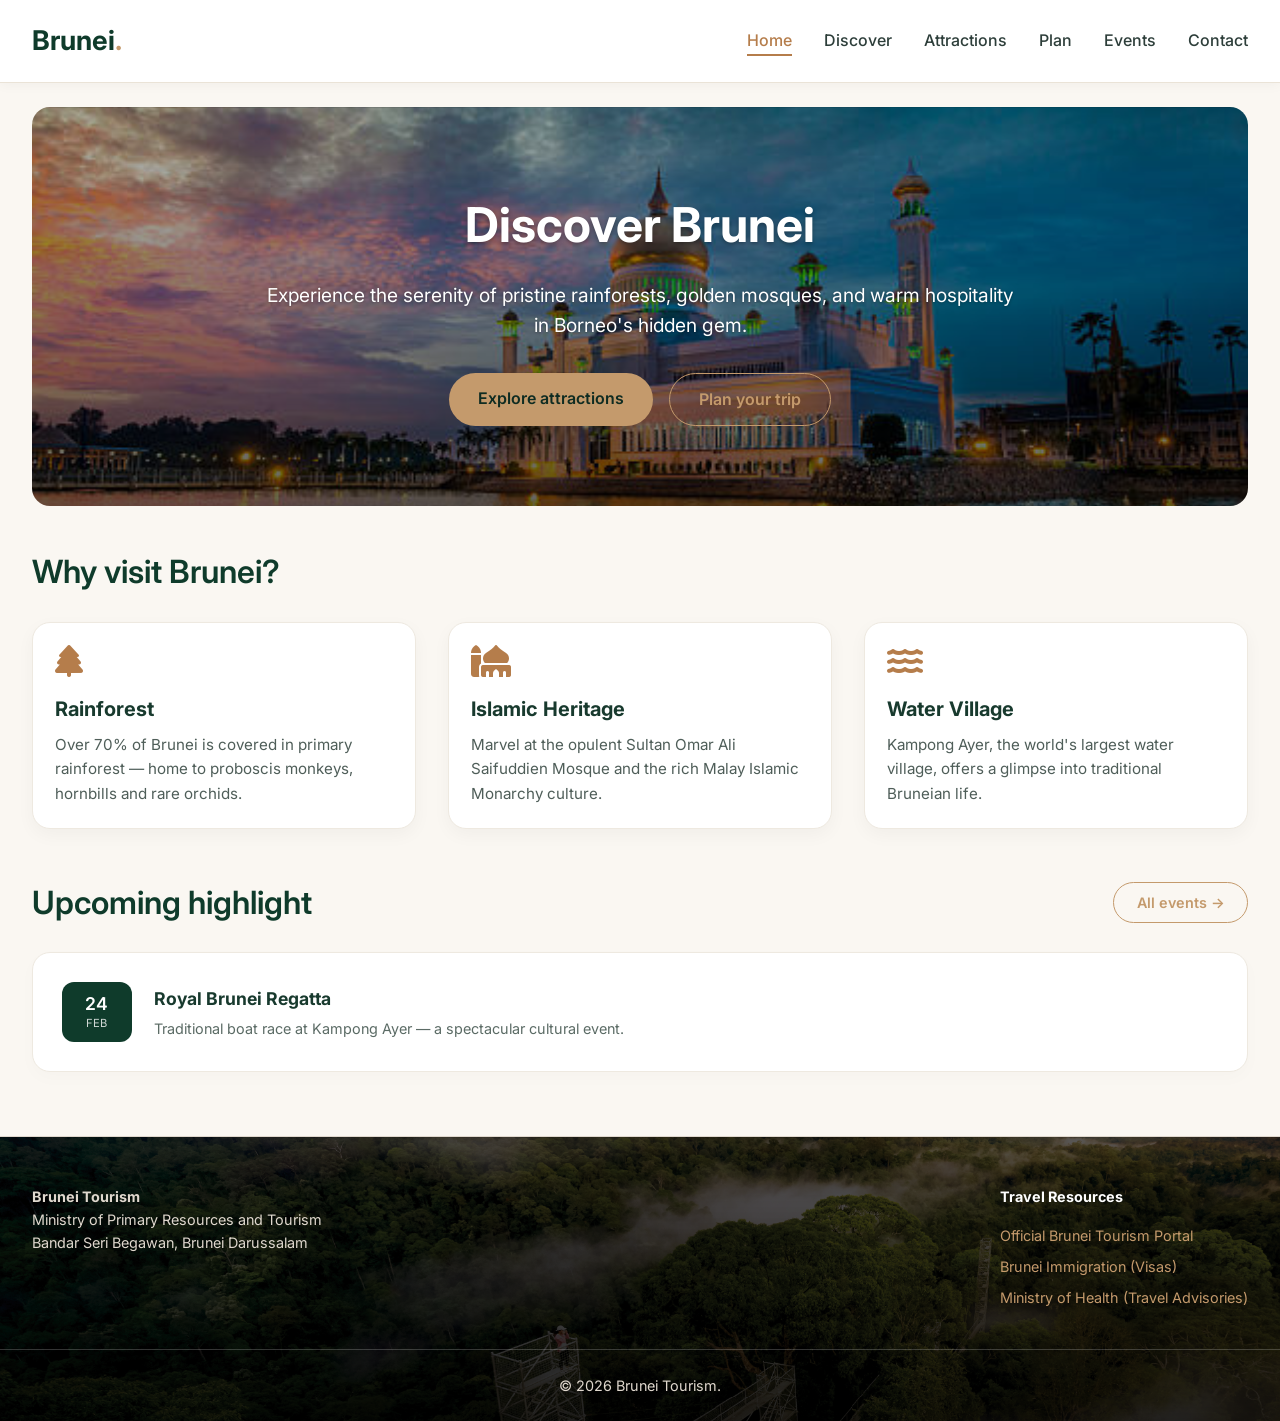
<file: index.html>
<!DOCTYPE html>
<html lang="en">
<head>
  <meta charset="UTF-8">
  <meta name="viewport" content="width=device-width, initial-scale=1.0">
  <title>Brunei Tourism · Abode of Peace</title>
  <!-- External Fonts and Icons -->
  <link rel="preconnect" href="https://fonts.googleapis.com">
  <link rel="preconnect" href="https://fonts.gstatic.com" crossorigin>
  <link href="https://fonts.googleapis.com/css2?family=Inter:opsz,wght@14..32,300..700&display=swap" rel="stylesheet">
  <link rel="stylesheet" href="https://cdnjs.cloudflare.com/ajax/libs/font-awesome/6.0.0-beta3/css/all.min.css">
  <!-- Main CSS -->
  <link rel="stylesheet" href="style.css">
</head>
<body>

  <!-- NAVIGATION -->
  <nav class="navbar">
    <div class="logo"><a href="index.html">Brunei<span>.</span></a></div>
    <!-- Hamburger button for mobile (Feature 1) -->
    <button class="hamburger" aria-label="Toggle navigation menu">
      <i class="fas fa-bars"></i>
    </button>
    <ul class="nav-links">
      <li><a href="index.html" class="nav-link active">Home</a></li>
      <li><a href="discover.html" class="nav-link">Discover</a></li>
      <li><a href="attractions.html" class="nav-link">Attractions</a></li>
      <li><a href="plan.html" class="nav-link">Plan</a></li>
      <li><a href="events.html" class="nav-link">Events</a></li>
      <li><a href="contact.html" class="nav-link">Contact</a></li>
    </ul>
  </nav>

  <!-- MAIN CONTENT -->
  <div class="container">
    <!-- Intro Banner with uploaded mosque image -->
    <section class="intro-banner">
      <h1>Discover Brunei</h1>
      <p>Experience the serenity of pristine rainforests, golden mosques, and warm hospitality in Borneo's hidden gem.</p>
      <div class="banner-actions">
        <a href="attractions.html" class="btn">Explore attractions</a>
        <a href="plan.html" class="btn btn-outline">Plan your trip</a>
      </div>
    </section>

    <!-- Overview Section -->
    <h2 class="section-title">Why visit Brunei?</h2>
    <div class="card-grid">
      <div class="card">
        <i class="fas fa-tree"></i>
        <h3>Rainforest</h3>
        <p>Over 70% of Brunei is covered in primary rainforest — home to proboscis monkeys, hornbills and rare orchids.</p>
      </div>
      <div class="card">
        <i class="fas fa-mosque"></i>
        <h3>Islamic Heritage</h3>
        <p>Marvel at the opulent Sultan Omar Ali Saifuddien Mosque and the rich Malay Islamic Monarchy culture.</p>
      </div>
      <div class="card">
        <i class="fas fa-water"></i>
        <h3>Water Village</h3>
        <p>Kampong Ayer, the world's largest water village, offers a glimpse into traditional Bruneian life.</p>
      </div>
    </div>

    <!-- Quick Highlight -->
    <div class="flex-between mt-3">
      <h2 class="section-title no-margin">Upcoming highlight</h2>
      <a href="events.html" class="btn btn-outline btn-sm">All events &rarr;</a>
    </div>
    <div class="info-box no-margin-top">
      <div class="event-item">
        <div class="event-date">24<span>FEB</span></div>
        <div class="event-details">
          <h4>Royal Brunei Regatta</h4>
          <p>Traditional boat race at Kampong Ayer — a spectacular cultural event.</p>
        </div>
      </div>
    </div>
  </div>

  <!-- FOOTER (With 3 External Links as requested) -->
  <footer class="footer">
    <div class="container footer-content">
      <div class="footer-info">
        <h4>Brunei Tourism</h4>
        <p>Ministry of Primary Resources and Tourism</p>
        <p>Bandar Seri Begawan, Brunei Darussalam</p>
      </div>
      <div class="footer-links">
        <h4>Travel Resources</h4>
        <ul>
          <!-- EXTERNAL LINKS 1, 2, and 3 -->
          <li><a href="https://www.bruneitourism.com/" target="_blank" rel="noopener">Official Brunei Tourism Portal</a></li>
          <li><a href="https://www.immigration.gov.bn/" target="_blank" rel="noopener">Brunei Immigration (Visas)</a></li>
          <li><a href="https://www.moh.gov.bn/" target="_blank" rel="noopener">Ministry of Health (Travel Advisories)</a></li>
        </ul>
      </div>
    </div>
    <div class="footer-bottom">
      <p>&copy; 2026 Brunei Tourism.</p>
    </div>
  </footer>

  <!-- Main JS -->
  <script src="script.js"></script>
</body>
</html>
</file>
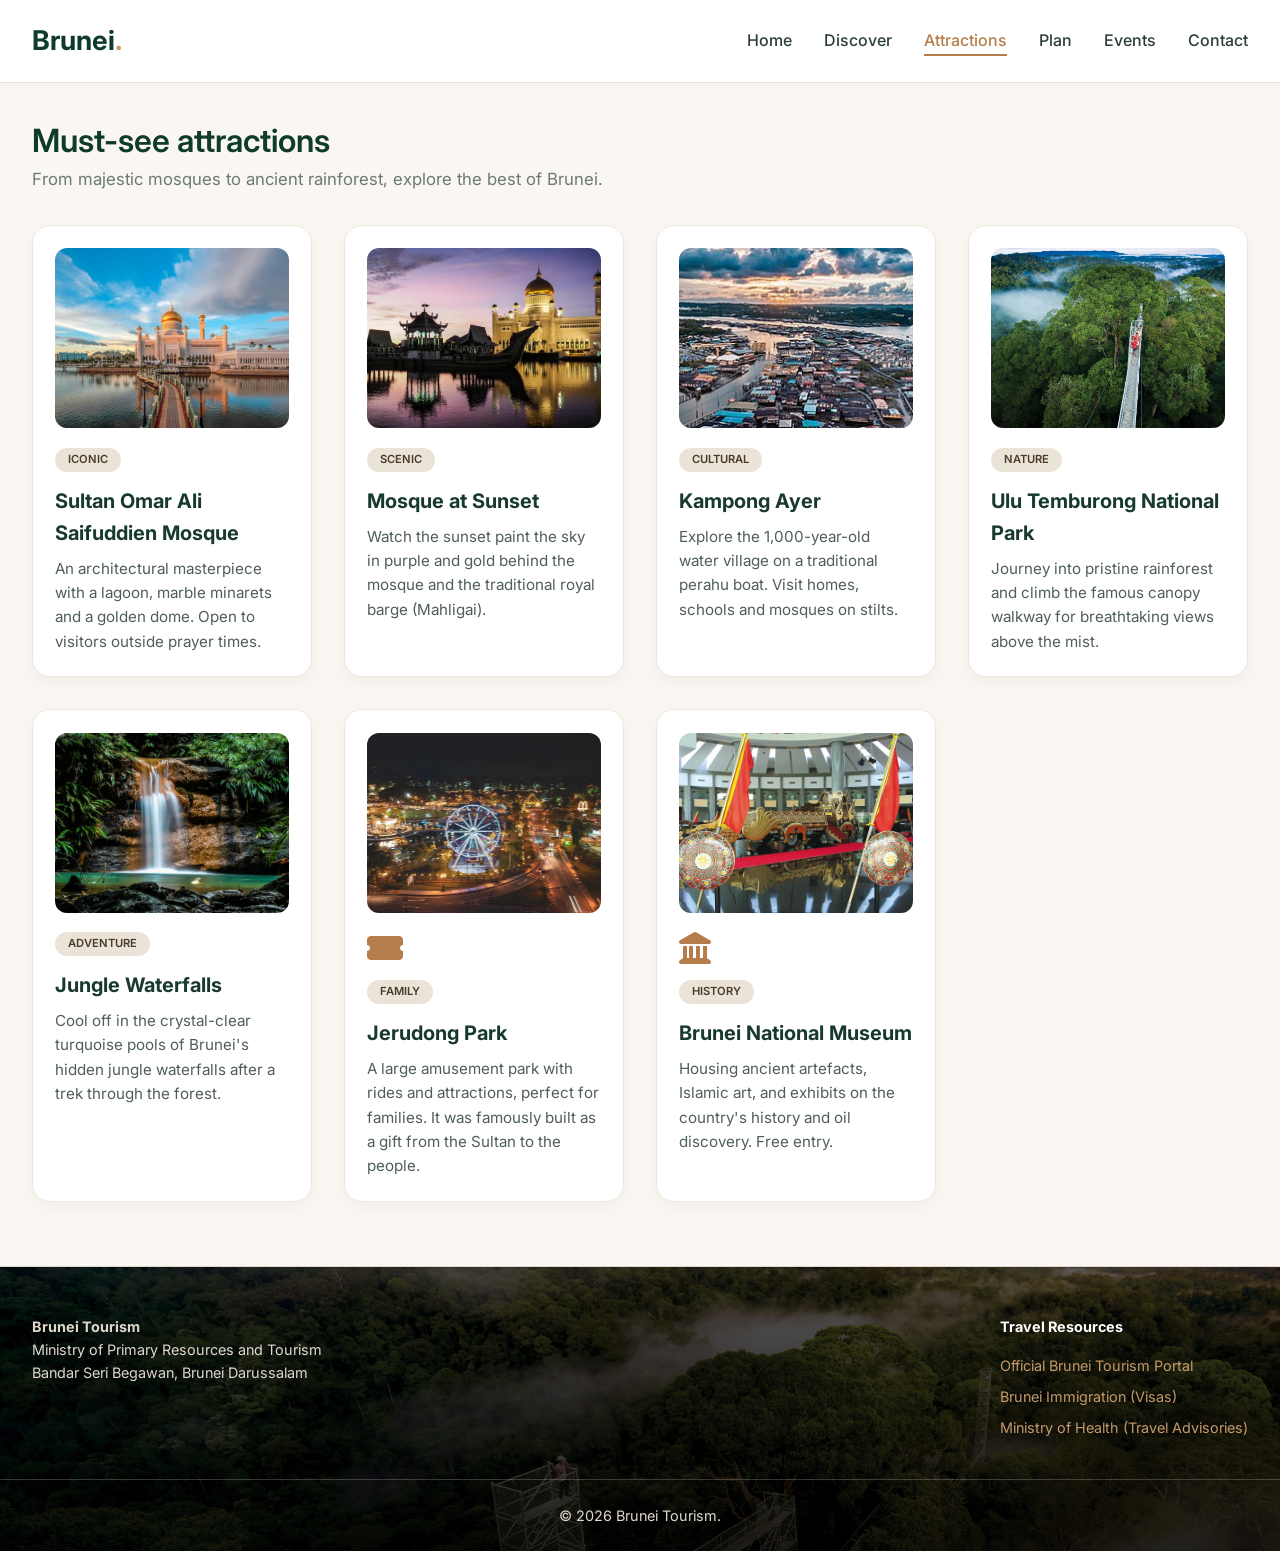
<file: attractions.html>
<!DOCTYPE html>
<html lang="en">
<head>
  <meta charset="UTF-8">
  <meta name="viewport" content="width=device-width, initial-scale=1.0">
  <title>Attractions · Brunei Tourism</title>
  <link rel="preconnect" href="https://fonts.googleapis.com">
  <link rel="preconnect" href="https://fonts.gstatic.com" crossorigin>
  <link href="https://fonts.googleapis.com/css2?family=Inter:opsz,wght@14..32,300..700&display=swap" rel="stylesheet">
  <link rel="stylesheet" href="https://cdnjs.cloudflare.com/ajax/libs/font-awesome/6.0.0-beta3/css/all.min.css">
  <link rel="stylesheet" href="style.css">
</head>
<body>

  <nav class="navbar">
    <div class="logo"><a href="index.html">Brunei<span>.</span></a></div>
    <button class="hamburger" aria-label="Toggle navigation menu"><i class="fas fa-bars"></i></button>
    <ul class="nav-links">
      <li><a href="index.html" class="nav-link">Home</a></li>
      <li><a href="discover.html" class="nav-link">Discover</a></li>
      <li><a href="attractions.html" class="nav-link active">Attractions</a></li>
      <li><a href="plan.html" class="nav-link">Plan</a></li>
      <li><a href="events.html" class="nav-link">Events</a></li>
      <li><a href="contact.html" class="nav-link">Contact</a></li>
    </ul>
  </nav>

  <div class="container">
    <section class="page-intro">
      <h1 class="section-title no-margin">Must-see attractions</h1>
      <p class="text-muted">From majestic mosques to ancient rainforest, explore the best of Brunei.</p>
    </section>

    <div class="card-grid">
      <!-- 1. Daytime Mosque -->
      <div class="card">
        <img src="mosque-day.jpg" alt="Sultan Omar Ali Saifuddien Mosque in the daytime" class="card-img">
        <div class="badge">Iconic</div>
        <h3>Sultan Omar Ali Saifuddien Mosque</h3>
        <p>An architectural masterpiece with a lagoon, marble minarets and a golden dome. Open to visitors outside prayer times.</p>
      </div>

      <!-- 2. Sunset Mosque -->
      <div class="card">
        <img src="mosque-sunset.webp" alt="Sunset view of the mosque and royal barge" class="card-img">
        <div class="badge">Scenic</div>
        <h3>Mosque at Sunset</h3>
        <p>Watch the sunset paint the sky in purple and gold behind the mosque and the traditional royal barge (Mahligai).</p>
      </div>

      <!-- 3. Water Village -->
      <div class="card">
        <img src="water-village.jpg" alt="Aerial view of Kampong Ayer water village" class="card-img">
        <div class="badge">Cultural</div>
        <h3>Kampong Ayer</h3>
        <p>Explore the 1,000-year-old water village on a traditional perahu boat. Visit homes, schools and mosques on stilts.</p>
      </div>

      <!-- 4. Canopy Walk -->
      <div class="card">
        <img src="canopy-walk.webp" alt="Canopy walkway in Ulu Temburong rainforest" class="card-img">
        <div class="badge">Nature</div>
        <h3>Ulu Temburong National Park</h3>
        <p>Journey into pristine rainforest and climb the famous canopy walkway for breathtaking views above the mist.</p>
      </div>

      <!-- 5. Waterfall -->
      <div class="card">
        <img src="waterfall.jpg" alt="Beautiful jungle waterfall in Brunei" class="card-img">
        <div class="badge">Adventure</div>
        <h3>Jungle Waterfalls</h3>
        <p>Cool off in the crystal-clear turquoise pools of Brunei's hidden jungle waterfalls after a trek through the forest.</p>
      </div>

      <!-- 6. Jerudong Park -->
      <div class="card">
        <img src="jp-playground.jpg" alt="A family fun playground." class="card-img">
        <i class="fas fa-ticket-alt"></i>
        <div class="badge">Family</div>
        <h3>Jerudong Park</h3>
        <p>A large amusement park with rides and attractions, perfect for families. It was famously built as a gift from the Sultan to the people.</p>
      </div>

      <!-- 7. National Museum -->
      <div class="card">
        <img src="brunei-museum.jpg" alt="Historical educational visit." class="card-img">
        <i class="fas fa-landmark"></i>
        <div class="badge">History</div>
        <h3>Brunei National Museum</h3>
        <p>Housing ancient artefacts, Islamic art, and exhibits on the country's history and oil discovery. Free entry.</p>
      </div>
    </div>
  </div>

  <footer class="footer">
    <div class="container footer-content">
      <div class="footer-info">
        <h4>Brunei Tourism</h4>
        <p>Ministry of Primary Resources and Tourism</p>
        <p>Bandar Seri Begawan, Brunei Darussalam</p>
      </div>
      <div class="footer-links">
        <h4>Travel Resources</h4>
        <ul>
          <li><a href="https://www.bruneitourism.com/" target="_blank" rel="noopener">Official Brunei Tourism Portal</a></li>
          <li><a href="https://www.immigration.gov.bn/" target="_blank" rel="noopener">Brunei Immigration (Visas)</a></li>
          <li><a href="https://www.moh.gov.bn/" target="_blank" rel="noopener">Ministry of Health (Travel Advisories)</a></li>
        </ul>
      </div>
    </div>
    <div class="footer-bottom">
      <p>&copy; 2026 Brunei Tourism.</p>
    </div>
  </footer>

  <script src="script.js"></script>
</body>
</html>
</file>
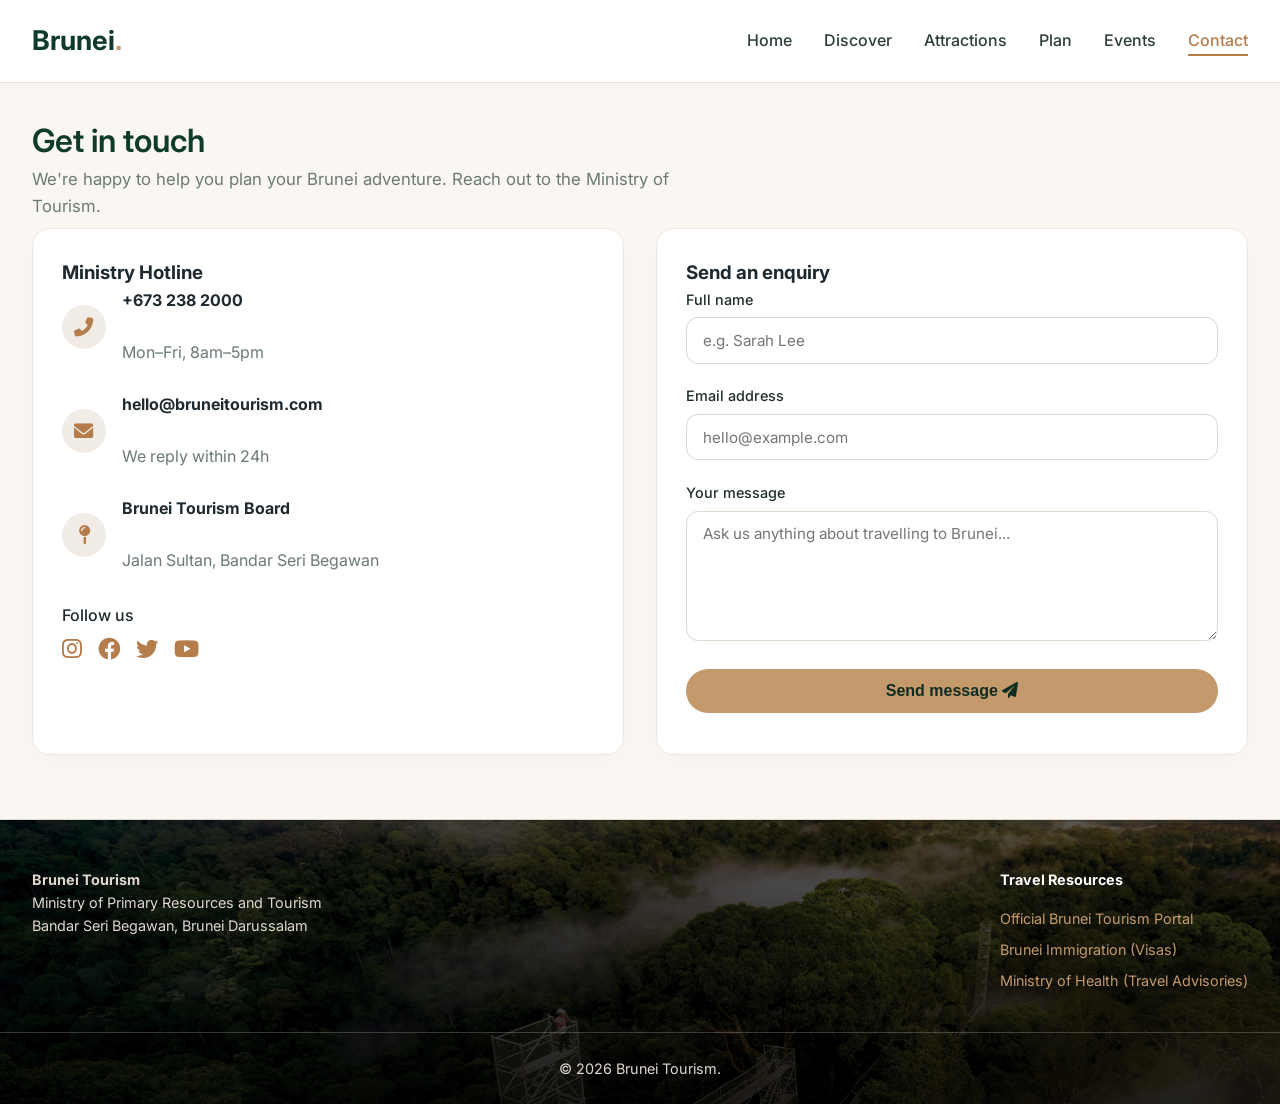
<file: contact.html>
<!DOCTYPE html>
<html lang="en">
<head>
  <meta charset="UTF-8">
  <meta name="viewport" content="width=device-width, initial-scale=1.0">
  <title>Contact Us · Brunei Tourism</title>
  <link rel="preconnect" href="https://fonts.googleapis.com">
  <link rel="preconnect" href="https://fonts.gstatic.com" crossorigin>
  <link href="https://fonts.googleapis.com/css2?family=Inter:opsz,wght@14..32,300..700&display=swap" rel="stylesheet">
  <link rel="stylesheet" href="https://cdnjs.cloudflare.com/ajax/libs/font-awesome/6.0.0-beta3/css/all.min.css">
  <link rel="stylesheet" href="style.css">
</head>
<body>

  <!-- NAVIGATION -->
  <nav class="navbar">
    <div class="logo"><a href="index.html">Brunei<span>.</span></a></div>
    <button class="hamburger" aria-label="Toggle navigation menu"><i class="fas fa-bars"></i></button>
    <ul class="nav-links">
      <li><a href="index.html" class="nav-link">Home</a></li>
      <li><a href="discover.html" class="nav-link">Discover</a></li>
      <li><a href="attractions.html" class="nav-link">Attractions</a></li>
      <li><a href="plan.html" class="nav-link">Plan</a></li>
      <li><a href="events.html" class="nav-link">Events</a></li>
      <li><a href="contact.html" class="nav-link active">Contact</a></li>
    </ul>
  </nav>

  <div class="container">
    <section class="page-intro">
      <h1 class="section-title no-margin">Get in touch</h1>
      <p class="text-muted">We're happy to help you plan your Brunei adventure. Reach out to the Ministry of Tourism.</p>
    </section>

    <div class="contact-grid">
      <!-- Contact Info Panel -->
      <div class="info-box no-margin">
        <h3>Ministry Hotline</h3>
        <div class="contact-info-item">
          <i class="fas fa-phone-alt"></i>
          <div><strong>+673 238 2000</strong><br><span class="text-muted">Mon–Fri, 8am–5pm</span></div>
        </div>
        <div class="contact-info-item">
          <i class="fas fa-envelope"></i>
          <div><strong>hello@bruneitourism.com</strong><br><span class="text-muted">We reply within 24h</span></div>
        </div>
        <div class="contact-info-item">
          <i class="fas fa-map-pin"></i>
          <div><strong>Brunei Tourism Board</strong><br><span class="text-muted">Jalan Sultan, Bandar Seri Begawan</span></div>
        </div>
        <div class="social-links">
          <p class="social-title">Follow us</p>
          <div class="social-icons">
            <i class="fab fa-instagram"></i>
            <i class="fab fa-facebook"></i>
            <i class="fab fa-twitter"></i>
            <i class="fab fa-youtube"></i>
          </div>
        </div>
      </div>

      <!-- Interactive Form (Feature 3) -->
      <div class="info-box no-margin">
        <h3>Send an enquiry</h3>
        <form id="contactForm">
          <div class="form-group">
            <label for="name">Full name</label>
            <input type="text" id="name" placeholder="e.g. Sarah Lee" required>
          </div>
          <div class="form-group">
            <label for="email">Email address</label>
            <input type="email" id="email" placeholder="hello@example.com" required>
          </div>
          <div class="form-group">
            <label for="message">Your message</label>
            <textarea id="message" placeholder="Ask us anything about travelling to Brunei..." required></textarea>
          </div>
          <button type="submit" class="btn w-100">Send message <i class="fas fa-paper-plane"></i></button>
          <!-- Feedback message populated by JS -->
          <p id="formFeedback" class="form-feedback"></p>
        </form>
      </div>
    </div>
  </div>

  <!-- FOOTER WITH EXTERNAL LINKS -->
  <footer class="footer">
    <div class="container footer-content">
      <div class="footer-info">
        <h4>Brunei Tourism</h4>
        <p>Ministry of Primary Resources and Tourism</p>
        <p>Bandar Seri Begawan, Brunei Darussalam</p>
      </div>
      <div class="footer-links">
        <h4>Travel Resources</h4>
        <ul>
          <li><a href="https://www.bruneitourism.com/" target="_blank" rel="noopener">Official Brunei Tourism Portal</a></li>
          <li><a href="https://www.immigration.gov.bn/" target="_blank" rel="noopener">Brunei Immigration (Visas)</a></li>
          <li><a href="https://www.moh.gov.bn/" target="_blank" rel="noopener">Ministry of Health (Travel Advisories)</a></li>
        </ul>
      </div>
    </div>
    <div class="footer-bottom">
      <p>&copy; 2026 Brunei Tourism.</p>
    </div>
  </footer>

  <script src="script.js"></script>
</body>
</html>
</file>
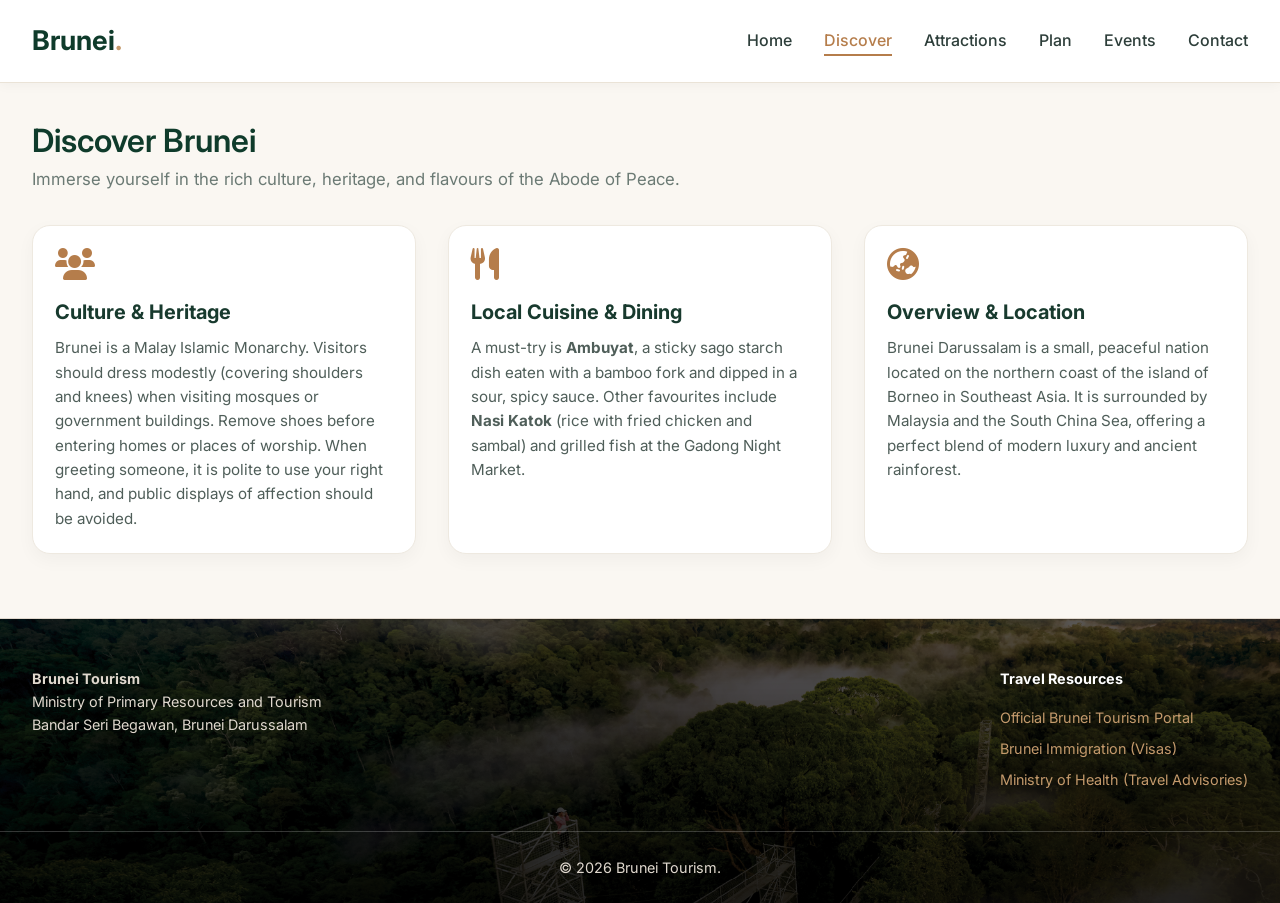
<file: discover.html>
<!DOCTYPE html>
<html lang="en">
<head>
  <meta charset="UTF-8">
  <meta name="viewport" content="width=device-width, initial-scale=1.0">
  <title>Discover Brunei · Culture & Cuisine</title>
  <link rel="preconnect" href="https://fonts.googleapis.com">
  <link rel="preconnect" href="https://fonts.gstatic.com" crossorigin>
  <link href="https://fonts.googleapis.com/css2?family=Inter:opsz,wght@14..32,300..700&display=swap" rel="stylesheet">
  <link rel="stylesheet" href="https://cdnjs.cloudflare.com/ajax/libs/font-awesome/6.0.0-beta3/css/all.min.css">
  <link rel="stylesheet" href="style.css">
</head>
<body>

  <nav class="navbar">
    <div class="logo"><a href="index.html">Brunei<span>.</span></a></div>
    <button class="hamburger" aria-label="Toggle navigation menu"><i class="fas fa-bars"></i></button>
    <ul class="nav-links">
      <li><a href="index.html" class="nav-link">Home</a></li>
      <li><a href="discover.html" class="nav-link active">Discover</a></li>
      <li><a href="attractions.html" class="nav-link">Attractions</a></li>
      <li><a href="plan.html" class="nav-link">Plan</a></li>
      <li><a href="events.html" class="nav-link">Events</a></li>
      <li><a href="contact.html" class="nav-link">Contact</a></li>
    </ul>
  </nav>

  <div class="container">
    <section class="page-intro">
      <h1 class="section-title no-margin">Discover Brunei</h1>
      <p class="text-muted">Immerse yourself in the rich culture, heritage, and flavours of the Abode of Peace.</p>
    </section>

    <div class="card-grid">
      <!-- Culture & Heritage -->
      <div class="card">
        <i class="fas fa-users"></i>
        <h3>Culture & Heritage</h3>
        <p>Brunei is a Malay Islamic Monarchy. Visitors should dress modestly (covering shoulders and knees) when visiting mosques or government buildings. Remove shoes before entering homes or places of worship. When greeting someone, it is polite to use your right hand, and public displays of affection should be avoided.</p>
      </div>
      
      <!-- Local Cuisine -->
      <div class="card">
        <i class="fas fa-utensils"></i>
        <h3>Local Cuisine & Dining</h3>
        <p>A must-try is <strong>Ambuyat</strong>, a sticky sago starch dish eaten with a bamboo fork and dipped in a sour, spicy sauce. Other favourites include <strong>Nasi Katok</strong> (rice with fried chicken and sambal) and grilled fish at the Gadong Night Market.</p>
      </div>

      <!-- Overview & Location -->
      <div class="card">
        <i class="fas fa-globe-asia"></i>
        <h3>Overview & Location</h3>
        <p>Brunei Darussalam is a small, peaceful nation located on the northern coast of the island of Borneo in Southeast Asia. It is surrounded by Malaysia and the South China Sea, offering a perfect blend of modern luxury and ancient rainforest.</p>
      </div>
    </div>
  </div>

  <footer class="footer">
    <div class="container footer-content">
      <div class="footer-info">
        <h4>Brunei Tourism</h4>
        <p>Ministry of Primary Resources and Tourism</p>
        <p>Bandar Seri Begawan, Brunei Darussalam</p>
      </div>
      <div class="footer-links">
        <h4>Travel Resources</h4>
        <ul>
          <li><a href="https://www.bruneitourism.com/" target="_blank" rel="noopener">Official Brunei Tourism Portal</a></li>
          <li><a href="https://www.immigration.gov.bn/" target="_blank" rel="noopener">Brunei Immigration (Visas)</a></li>
          <li><a href="https://www.moh.gov.bn/" target="_blank" rel="noopener">Ministry of Health (Travel Advisories)</a></li>
        </ul>
      </div>
    </div>
    <div class="footer-bottom">
      <p>&copy; 2026 Brunei Tourism.</p>
    </div>
  </footer>

  <script src="script.js"></script>
</body>
</html>
</file>
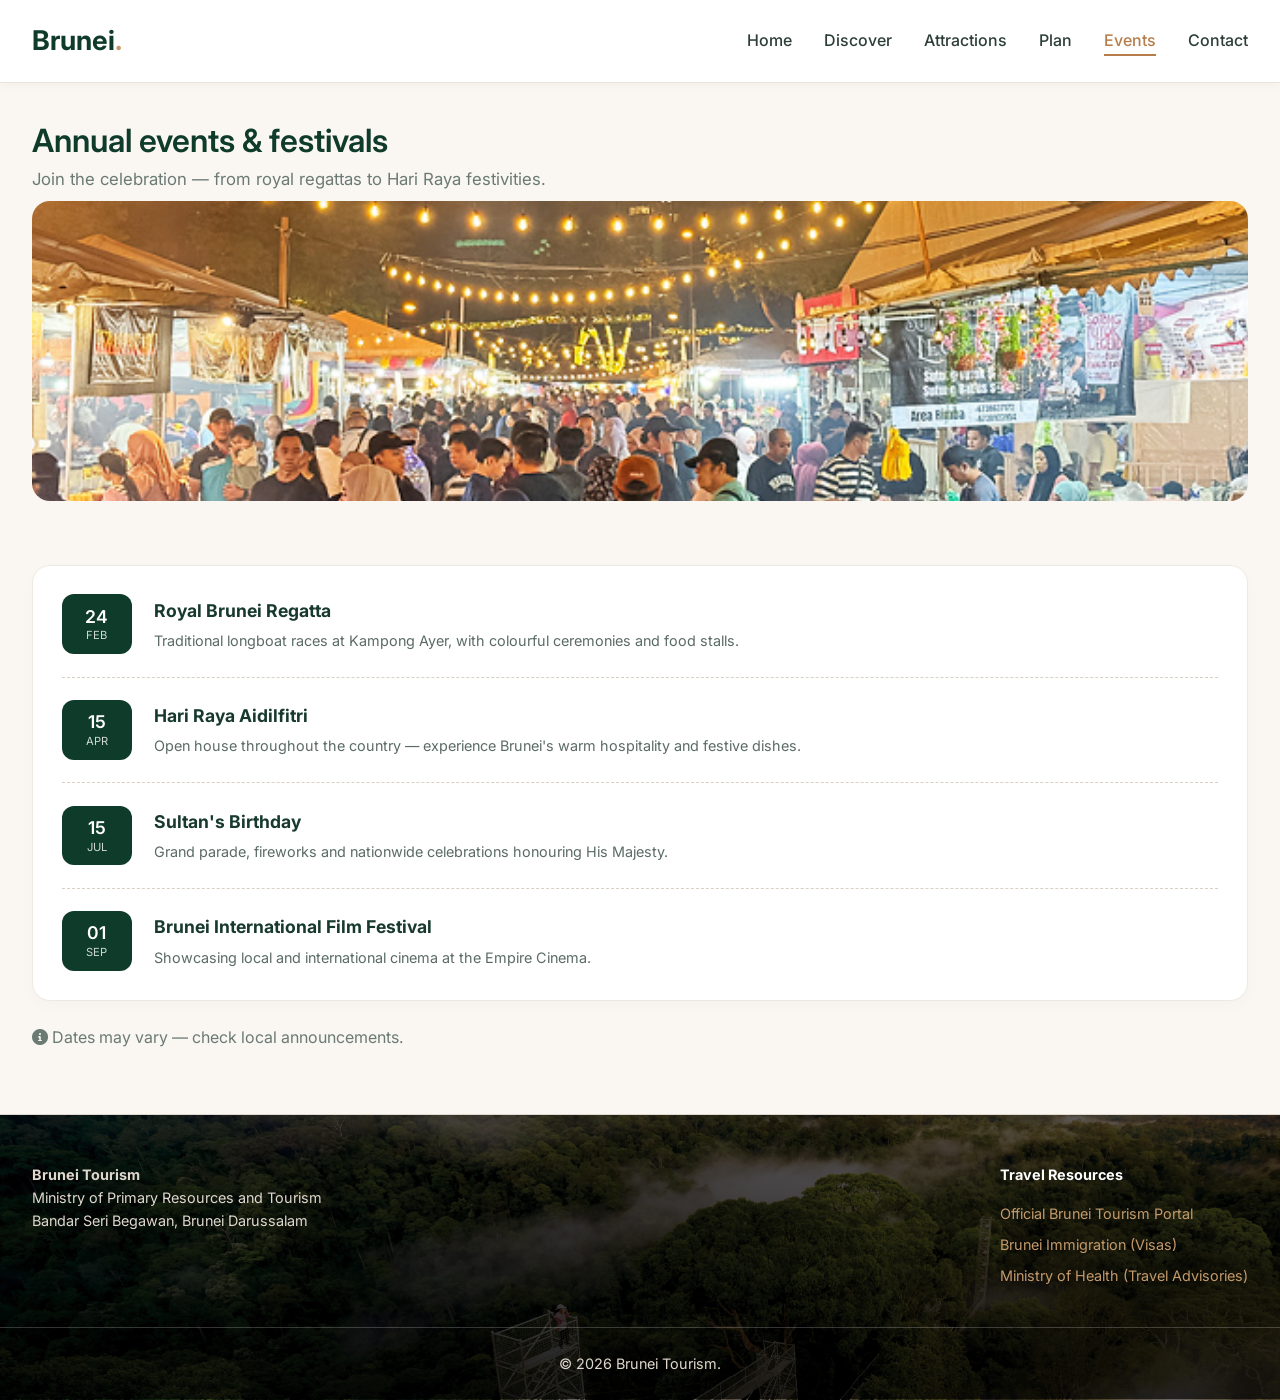
<file: events.html>
<!DOCTYPE html>
<html lang="en">
<head>
  <meta charset="UTF-8">
  <meta name="viewport" content="width=device-width, initial-scale=1.0">
  <title>Events · Brunei Tourism</title>
  <link rel="preconnect" href="https://fonts.googleapis.com">
  <link rel="preconnect" href="https://fonts.gstatic.com" crossorigin>
  <link href="https://fonts.googleapis.com/css2?family=Inter:opsz,wght@14..32,300..700&display=swap" rel="stylesheet">
  <link rel="stylesheet" href="https://cdnjs.cloudflare.com/ajax/libs/font-awesome/6.0.0-beta3/css/all.min.css">
  <link rel="stylesheet" href="style.css">
</head>
<body>

  <nav class="navbar">
    <div class="logo"><a href="index.html">Brunei<span>.</span></a></div>
    <button class="hamburger" aria-label="Toggle navigation menu"><i class="fas fa-bars"></i></button>
    <ul class="nav-links">
      <li><a href="index.html" class="nav-link">Home</a></li>
      <li><a href="discover.html" class="nav-link">Discover</a></li>
      <li><a href="attractions.html" class="nav-link">Attractions</a></li>
      <li><a href="plan.html" class="nav-link">Plan</a></li>
      <li><a href="events.html" class="nav-link active">Events</a></li>
      <li><a href="contact.html" class="nav-link">Contact</a></li>
    </ul>
  </nav>

  <div class="container">
    <section class="page-intro">
      <h1 class="section-title no-margin">Annual events &amp; festivals</h1>
      <p class="text-muted">Join the celebration — from royal regattas to Hari Raya festivities.</p>
    </section>

    
    <img src="brunei-night-festival.jpg" alt="Brunei Mosque at Sunset" class="page-banner-img">

    <div class="info-box">
      <div class="event-list">
        <div class="event-item">
          <div class="event-date">24<span>FEB</span></div>
          <div class="event-details">
            <h4>Royal Brunei Regatta</h4>
            <p>Traditional longboat races at Kampong Ayer, with colourful ceremonies and food stalls.</p>
          </div>
        </div>
        <div class="event-item">
          <div class="event-date">15<span>APR</span></div>
          <div class="event-details">
            <h4>Hari Raya Aidilfitri</h4>
            <p>Open house throughout the country — experience Brunei's warm hospitality and festive dishes.</p>
          </div>
        </div>
        <div class="event-item">
          <div class="event-date">15<span>JUL</span></div>
          <div class="event-details">
            <h4>Sultan's Birthday</h4>
            <p>Grand parade, fireworks and nationwide celebrations honouring His Majesty.</p>
          </div>
        </div>
        <div class="event-item">
          <div class="event-date">01<span>SEP</span></div>
          <div class="event-details">
            <h4>Brunei International Film Festival</h4>
            <p>Showcasing local and international cinema at the Empire Cinema.</p>
          </div>
        </div>
      </div>
    </div>
    <p class="text-muted"><i class="fas fa-info-circle"></i> Dates may vary — check local announcements.</p>
  </div>

  <footer class="footer">
    <div class="container footer-content">
      <div class="footer-info">
        <h4>Brunei Tourism</h4>
        <p>Ministry of Primary Resources and Tourism</p>
        <p>Bandar Seri Begawan, Brunei Darussalam</p>
      </div>
      <div class="footer-links">
        <h4>Travel Resources</h4>
        <ul>
          <li><a href="https://www.bruneitourism.com/" target="_blank" rel="noopener">Official Brunei Tourism Portal</a></li>
          <li><a href="https://www.immigration.gov.bn/" target="_blank" rel="noopener">Brunei Immigration (Visas)</a></li>
          <li><a href="https://www.moh.gov.bn/" target="_blank" rel="noopener">Ministry of Health (Travel Advisories)</a></li>
        </ul>
      </div>
    </div>
    <div class="footer-bottom">
      <p>&copy; 2026 Brunei Tourism.</p>
    </div>
  </footer>

  <script src="script.js"></script>
</body>
</html>
</file>
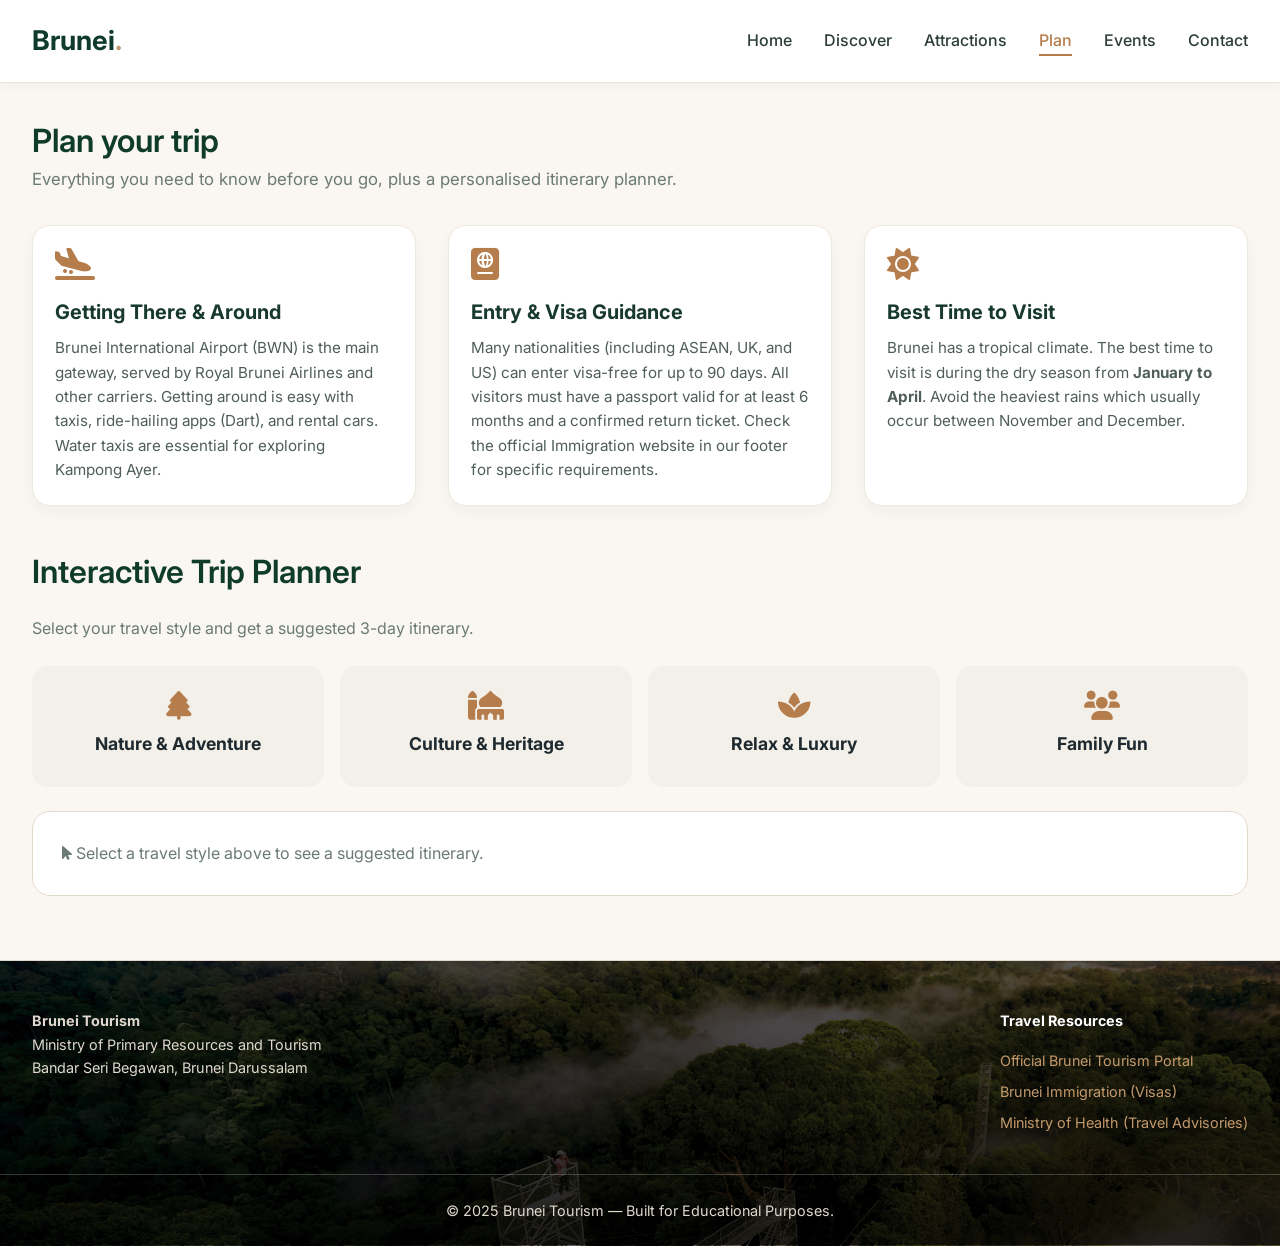
<file: plan.html>
<!DOCTYPE html>
<html lang="en">
<head>
  <meta charset="UTF-8">
  <meta name="viewport" content="width=device-width, initial-scale=1.0">
  <title>Plan Your Trip · Brunei Tourism</title>
  <link rel="preconnect" href="https://fonts.googleapis.com">
  <link rel="preconnect" href="https://fonts.gstatic.com" crossorigin>
  <link href="https://fonts.googleapis.com/css2?family=Inter:opsz,wght@14..32,300..700&display=swap" rel="stylesheet">
  <link rel="stylesheet" href="https://cdnjs.cloudflare.com/ajax/libs/font-awesome/6.0.0-beta3/css/all.min.css">
  <link rel="stylesheet" href="style.css">
</head>
<body>

  <!-- NAVIGATION BAR -->
  <nav class="navbar">
    <div class="logo"><a href="index.html">Brunei<span>.</span></a></div>
    <button class="hamburger" aria-label="Toggle navigation menu"><i class="fas fa-bars"></i></button>
    <ul class="nav-links">
      <li><a href="index.html" class="nav-link">Home</a></li>
      <li><a href="discover.html" class="nav-link">Discover</a></li>
      <li><a href="attractions.html" class="nav-link">Attractions</a></li>
      <li><a href="plan.html" class="nav-link active">Plan</a></li>
      <li><a href="events.html" class="nav-link">Events</a></li>
      <li><a href="contact.html" class="nav-link">Contact</a></li>
    </ul>
  </nav>

  <!-- MAIN CONTENT CONTAINER -->
  <div class="container">
    
    <!-- PAGE HEADER -->
    <section class="page-intro">
      <h1 class="section-title no-margin">Plan your trip</h1>
      <p class="text-muted">Everything you need to know before you go, plus a personalised itinerary planner.</p>
    </section>

    <!-- PRACTICAL INFO CARDS -->
    <div class="card-grid" style="margin-bottom: 2rem;">
      <div class="card">
        <i class="fas fa-plane-arrival"></i>
        <h3>Getting There & Around</h3>
        <p>Brunei International Airport (BWN) is the main gateway, served by Royal Brunei Airlines and other carriers. Getting around is easy with taxis, ride-hailing apps (Dart), and rental cars. Water taxis are essential for exploring Kampong Ayer.</p>
      </div>
      <div class="card">
        <i class="fas fa-passport"></i>
        <h3>Entry & Visa Guidance</h3>
        <p>Many nationalities (including ASEAN, UK, and US) can enter visa-free for up to 90 days. All visitors must have a passport valid for at least 6 months and a confirmed return ticket. Check the official Immigration website in our footer for specific requirements.</p>
      </div>
      <div class="card">
        <i class="fas fa-sun"></i>
        <h3>Best Time to Visit</h3>
        <p>Brunei has a tropical climate. The best time to visit is during the dry season from <strong>January to April</strong>. Avoid the heaviest rains which usually occur between November and December.</p>
      </div>
    </div>

    <!-- INTERACTIVE TRIP PLANNER SECTION -->
    <h2 class="section-title">Interactive Trip Planner</h2>
    <p class="text-muted">Select your travel style and get a suggested 3-day itinerary.</p>

    <!-- THE 4 CLICKABLE OPTIONS -->
    <div class="plan-options">
      <div class="plan-card" data-plan="nature">
        <i class="fas fa-tree"></i>
        <h4>Nature & Adventure</h4>
      </div>
      <div class="plan-card" data-plan="culture">
        <i class="fas fa-mosque"></i>
        <h4>Culture & Heritage</h4>
      </div>
      <div class="plan-card" data-plan="relax">
        <i class="fas fa-spa"></i>
        <h4>Relax & Luxury</h4>
      </div>
      <div class="plan-card" data-plan="family">
        <i class="fas fa-users"></i>
        <h4>Family Fun</h4>
      </div>
    </div>

    <!-- THE BOX WHERE THE JS WILL SHOW THE ITINERARY -->
    <div class="plan-summary" id="planSummary">
      <p class="text-muted"><i class="fas fa-arrow-pointer"></i> Select a travel style above to see a suggested itinerary.</p>
    </div>

  </div> <!-- END OF CONTAINER -->

  <!-- FOOTER -->
  <footer class="footer">
    <div class="container footer-content">
      <div class="footer-info">
        <h4>Brunei Tourism</h4>
        <p>Ministry of Primary Resources and Tourism</p>
        <p>Bandar Seri Begawan, Brunei Darussalam</p>
      </div>
      <div class="footer-links">
        <h4>Travel Resources</h4>
        <ul>
          <li><a href="https://www.bruneitourism.com/" target="_blank" rel="noopener">Official Brunei Tourism Portal</a></li>
          <li><a href="https://www.immigration.gov.bn/" target="_blank" rel="noopener">Brunei Immigration (Visas)</a></li>
          <li><a href="https://www.moh.gov.bn/" target="_blank" rel="noopener">Ministry of Health (Travel Advisories)</a></li>
        </ul>
      </div>
    </div>
    <div class="footer-bottom">
      <p>&copy; 2025 Brunei Tourism — Built for Educational Purposes.</p>
    </div>
  </footer>

  <!-- SCRIPT TAG AT THE BOTTOM -->
  <script src="script.js"></script>
</body>
</html>
</file>
<file: style.css>
/* =========================================
   BRUNEI TOURISM - MAIN STYLESHEET
   ========================================= */

/* --- Basic Reset --- */
* {
  margin: 0;
  padding: 0;
  box-sizing: border-box;
}

body {
  font-family: 'Inter', sans-serif;
  background: #faf7f2;
  color: #1e2a2f;
  line-height: 1.6;
}

.container {
  max-width: 1300px;
  margin: 0 auto;
  padding: 0 2rem;
}

/* --- Navigation Bar --- */
.navbar {
  display: flex;
  justify-content: space-between;
  align-items: center;
  padding: 1.2rem 2rem;
  background: #ffffff;
  box-shadow: 0 2px 12px rgba(0, 0, 0, 0.04);
  position: sticky;
  top: 0;
  z-index: 100;
  border-bottom: 1px solid #eae3d7;
}

.logo a {
  font-size: 1.7rem;
  font-weight: 700;
  color: #0f3b2b;
  text-decoration: none;
}

.logo span {
  color: #c49a6c;
}

/* Hamburger Menu Button (Hidden on Desktop) */
.hamburger {
  display: none;
  background: none;
  border: none;
  font-size: 1.5rem;
  color: #0f3b2b;
  cursor: pointer;
}

.nav-links {
  display: flex;
  gap: 2rem;
  list-style: none;
}

.nav-links a {
  text-decoration: none;
  color: #2d3e3a;
  font-weight: 500;
  transition: 0.2s;
  font-size: 1rem;
}

.nav-links a:hover,
.nav-links a.active {
  color: #b57d4b;
  border-bottom: 2px solid #b57d4b;
  padding-bottom: 4px;
}

/* --- Banners & Headers --- */
.intro-banner {
  /* Neutral black overlay (no green) */
  background-image: linear-gradient(rgba(0, 0, 0, 0.3), rgba(0, 0, 0, 0.6)), url('brunei-intro.jpg');
  background-size: cover;
  background-position: center;
  color: white;
  padding: 5rem 2rem;
  border-radius: 18px;
  margin-top: 1.5rem;
  margin-bottom: 2.5rem;
  text-align: center;
}

.intro-banner h1 {
  font-size: 3rem;
  font-weight: 700;
  margin-bottom: 1rem;
  text-shadow: 0 2px 4px rgba(0, 0, 0, 0.3);
}

.intro-banner p {
  font-size: 1.2rem;
  max-width: 750px;
  margin: 0 auto 2rem;
  text-shadow: 0 1px 3px rgba(0, 0, 0, 0.3);
}

.banner-actions {
  display: flex;
  gap: 1rem;
  justify-content: center;
  flex-wrap: wrap;
}

/* --- Buttons --- */
.btn {
  display: inline-block;
  background: #c49a6c;
  color: #0f2c22;
  font-weight: 600;
  padding: 0.8rem 1.8rem;
  border-radius: 60px;
  text-decoration: none;
  transition: 0.2s;
  border: none;
  cursor: pointer;
  font-size: 1rem;
}

.btn:hover {
  background: #dbb78b;
}

.btn-outline {
  background: transparent;
  border: 1.5px solid #c49a6c;
  color: #c49a6c;
}

.btn-outline:hover {
  background: #c49a6c;
  color: #0f2c22;
}

.btn-sm {
  padding: 0.5rem 1.4rem;
  font-size: 0.9rem;
}

.w-100 {
  width: 100%;
}

/* --- Typography & Section Titles --- */
.section-title {
  font-size: 2rem;
  font-weight: 600;
  margin: 2.5rem 0 1.2rem;
  color: #0f3b2b;
}

.section-title.no-margin {
  margin: 0;
}

.text-muted {
  color: #6b7a74;
}

/* --- Cards (Attractions & Overview) --- */
.card-grid {
  display: grid;
  grid-template-columns: repeat(auto-fit, minmax(280px, 1fr));
  gap: 2rem;
  margin: 1.5rem 0 3rem;
}

.card {
  background: white;
  border-radius: 18px;
  padding: 1.4rem;
  box-shadow: 0 6px 18px rgba(0, 0, 0, 0.04);
  border: 1px solid #eee9e0;
  transition: 0.2s;
  display: flex;
  flex-direction: column;
}

.card:hover {
  transform: translateY(-4px);
  border-color: #d8c9b6;
}

.card-img {
  width: 100%;
  height: 180px;
  object-fit: cover;
  border-radius: 12px;
  margin-bottom: 1.2rem;
}

.card i {
  font-size: 2rem;
  color: #b57d4b;
  margin-bottom: 1rem;
}

.card h3 {
  font-size: 1.25rem;
  margin-bottom: 0.5rem;
  color: #183a2e;
}

.card p {
  color: #4f5e59;
  font-size: 0.95rem;
  flex-grow: 1;
}

.badge {
  display: inline-block;
  background: #eae3d7;
  color: #4a3a2a;
  font-size: 0.7rem;
  font-weight: 600;
  padding: 0.2rem 0.8rem;
  border-radius: 30px;
  text-transform: uppercase;
  margin-bottom: 0.8rem;
  align-self: flex-start;
}

/* --- Info Boxes & Events --- */
.info-box {
  background: white;
  border-radius: 18px;
  padding: 1.8rem;
  box-shadow: 0 6px 18px rgba(0, 0, 0, 0.02);
  border: 1px solid #eee9e0;
  margin: 1.5rem 0;
}

.info-box.no-margin {
  margin: 0;
}

.page-banner-img {
  width: 100%;
  height: 300px;
  object-fit: cover;
  border-radius: 18px;
  margin-bottom: 2rem;
}

.event-list {
  display: flex;
  flex-direction: column;
  gap: 1.4rem;
}

.event-item {
  display: flex;
  gap: 1.4rem;
  align-items: center;
  border-bottom: 1px dashed #d8d0c4;
  padding-bottom: 1.4rem;
}

.event-item:last-child {
  border-bottom: none;
  padding-bottom: 0;
}

.event-date {
  background: #0f3b2b;
  color: white;
  font-weight: 600;
  border-radius: 12px;
  padding: 0.7rem 1rem;
  text-align: center;
  min-width: 70px;
  font-size: 1.1rem;
  line-height: 1.3;
}

.event-date span {
  display: block;
  font-size: 0.7rem;
  font-weight: 400;
  opacity: 0.8;
}

.event-details h4 {
  font-size: 1.1rem;
  margin-bottom: 0.25rem;
  color: #183a2e;
}

.event-details p {
  color: #5b6b65;
  font-size: 0.9rem;
}

/* --- Contact & Forms --- */
.contact-grid {
  display: grid;
  grid-template-columns: 1fr 1fr;
  gap: 2rem;
}

.contact-info-item {
  display: flex;
  align-items: center;
  gap: 1rem;
  margin-bottom: 1.6rem;
}

.contact-info-item i {
  font-size: 1.2rem;
  color: #b57d4b;
  background: #f1ede6;
  width: 44px;
  height: 44px;
  display: flex;
  align-items: center;
  justify-content: center;
  border-radius: 50%;
}

.contact-info-item strong {
  display: block;
  margin-bottom: 0.1rem;
}

.social-links {
  margin-top: 1.8rem;
}

.social-title {
  font-weight: 500;
  margin-bottom: 0.6rem;
}

.social-icons {
  display: flex;
  gap: 1rem;
  font-size: 1.4rem;
  color: #b57d4b;
}

.form-group {
  margin-bottom: 1.3rem;
}

.form-group label {
  display: block;
  font-weight: 500;
  margin-bottom: 0.4rem;
  color: #1e2f2a;
  font-size: 0.9rem;
}

.form-group input,
.form-group textarea {
  width: 100%;
  padding: 0.8rem 1rem;
  border: 1px solid #ddd6cb;
  border-radius: 12px;
  font-family: inherit;
  font-size: 0.95rem;
  background: white;
}

.form-group input:focus,
.form-group textarea:focus {
  outline: none;
  border-color: #b57d4b;
}

.form-group textarea {
  min-height: 130px;
  resize: vertical;
}

.form-feedback {
  margin-top: 0.8rem;
  font-size: 0.9rem;
  color: #1f6d4b;
  font-weight: 500;
}

/* --- Plan --- */
.plan-options {
  display: grid;
  grid-template-columns: repeat(auto-fit, minmax(200px, 1fr));
  gap: 1rem;
  margin: 1.5rem 0;
}

.plan-card {
  background: #f3efe9;
  padding: 1.5rem;
  border-radius: 16px;
  text-align: center;
  cursor: pointer;
  transition: 0.2s;
  border: 2px solid transparent;
}

.plan-card.selected {
  border-color: #b57d4b;
  background: #f5ede2;
}

.plan-card i {
  font-size: 1.8rem;
  color: #b57d4b;
  margin-bottom: 0.6rem;
}

.plan-card h4 {
  font-size: 1.1rem;
  margin-bottom: 0.2rem;
}

.plan-card p {
  font-size: 0.85rem;
  color: #596964;
}

.plan-summary {
  background: white;
  border-radius: 18px;
  padding: 1.8rem;
  margin-top: 1.5rem;
  border: 1px solid #e2d9cd;
}

.plan-summary h4 {
  display: flex;
  align-items: center;
  gap: 8px;
  font-size: 1.1rem;
  color: #183a2e;
}

.plan-summary ul {
  margin-top: 1rem;
  list-style: none;
  padding-left: 0;
}

.plan-summary li {
  margin-bottom: 0.7rem;
  display: flex;
  align-items: flex-start;
  gap: 10px;
  color: #33443e;
}

.plan-summary li i {
  color: #2b6b52;
  margin-top: 4px;
}

.plan-summary .plan-note {
  margin-top: 1rem;
  font-size: 0.88rem;
  color: #6b7a74;
}

/* --- Page Intro --- */
.page-intro {
  padding: 2rem 0 0.5rem;
}

.page-intro .text-muted {
  font-size: 1.05rem;
  max-width: 700px;
}

/* --- Utilities --- */
.flex-between {
  display: flex;
  justify-content: space-between;
  align-items: center;
  flex-wrap: wrap;
  gap: 1rem;
}

.mt-3 {
  margin-top: 2rem;
}

/* --- Footer --- */
.footer {
  margin-top: 4rem;
  padding: 3rem 0 1.5rem;
  border-top: 1px solid #e0d8ce;
  
  /* Using black overlay (0,0,0) instead of green so the forest looks natural */
  background-image: linear-gradient(rgba(0, 0, 0, 0.65), rgba(0, 0, 0, 0.85)), url('green-footer.jpg');
  background-size: cover;
  background-position: center;
  color: #e0d8ce;
  font-size: 0.9rem;
}

.footer-content {
  display: flex;
  justify-content: space-between;
  flex-wrap: wrap;
  gap: 2rem;
}

.footer-links h4 {
  color: white;
  margin-bottom: 1rem;
}

.footer-links ul {
  list-style: none;
}

.footer-links ul li {
  margin-bottom: 0.5rem;
}

.footer-links a {
  color: #c49a6c;
  text-decoration: none;
  transition: 0.2s;
}

.footer-links a:hover {
  text-decoration: underline;
}

.footer-bottom {
  text-align: center;
  margin-top: 2rem;
  padding-top: 1.5rem;
  border-top: 1px solid rgba(255, 255, 255, 0.2);
}

/* --- Responsive Design (Mobile) --- */
@media (max-width: 900px) {
  .hamburger {
    display: block;
  }

  .nav-links {
    display: none;
    flex-direction: column;
    width: 100%;
    text-align: center;
    padding-top: 1rem;
  }

  .nav-links.active {
    display: flex;
  }

  .contact-grid {
    grid-template-columns: 1fr;
  }

  .footer-content {
    flex-direction: column;
    text-align: center;
  }
}

@media (max-width: 500px) {
  .intro-banner h1 {
    font-size: 2rem;
  }

  .event-item {
    flex-direction: column;
    align-items: flex-start;
  }
}
</file>
